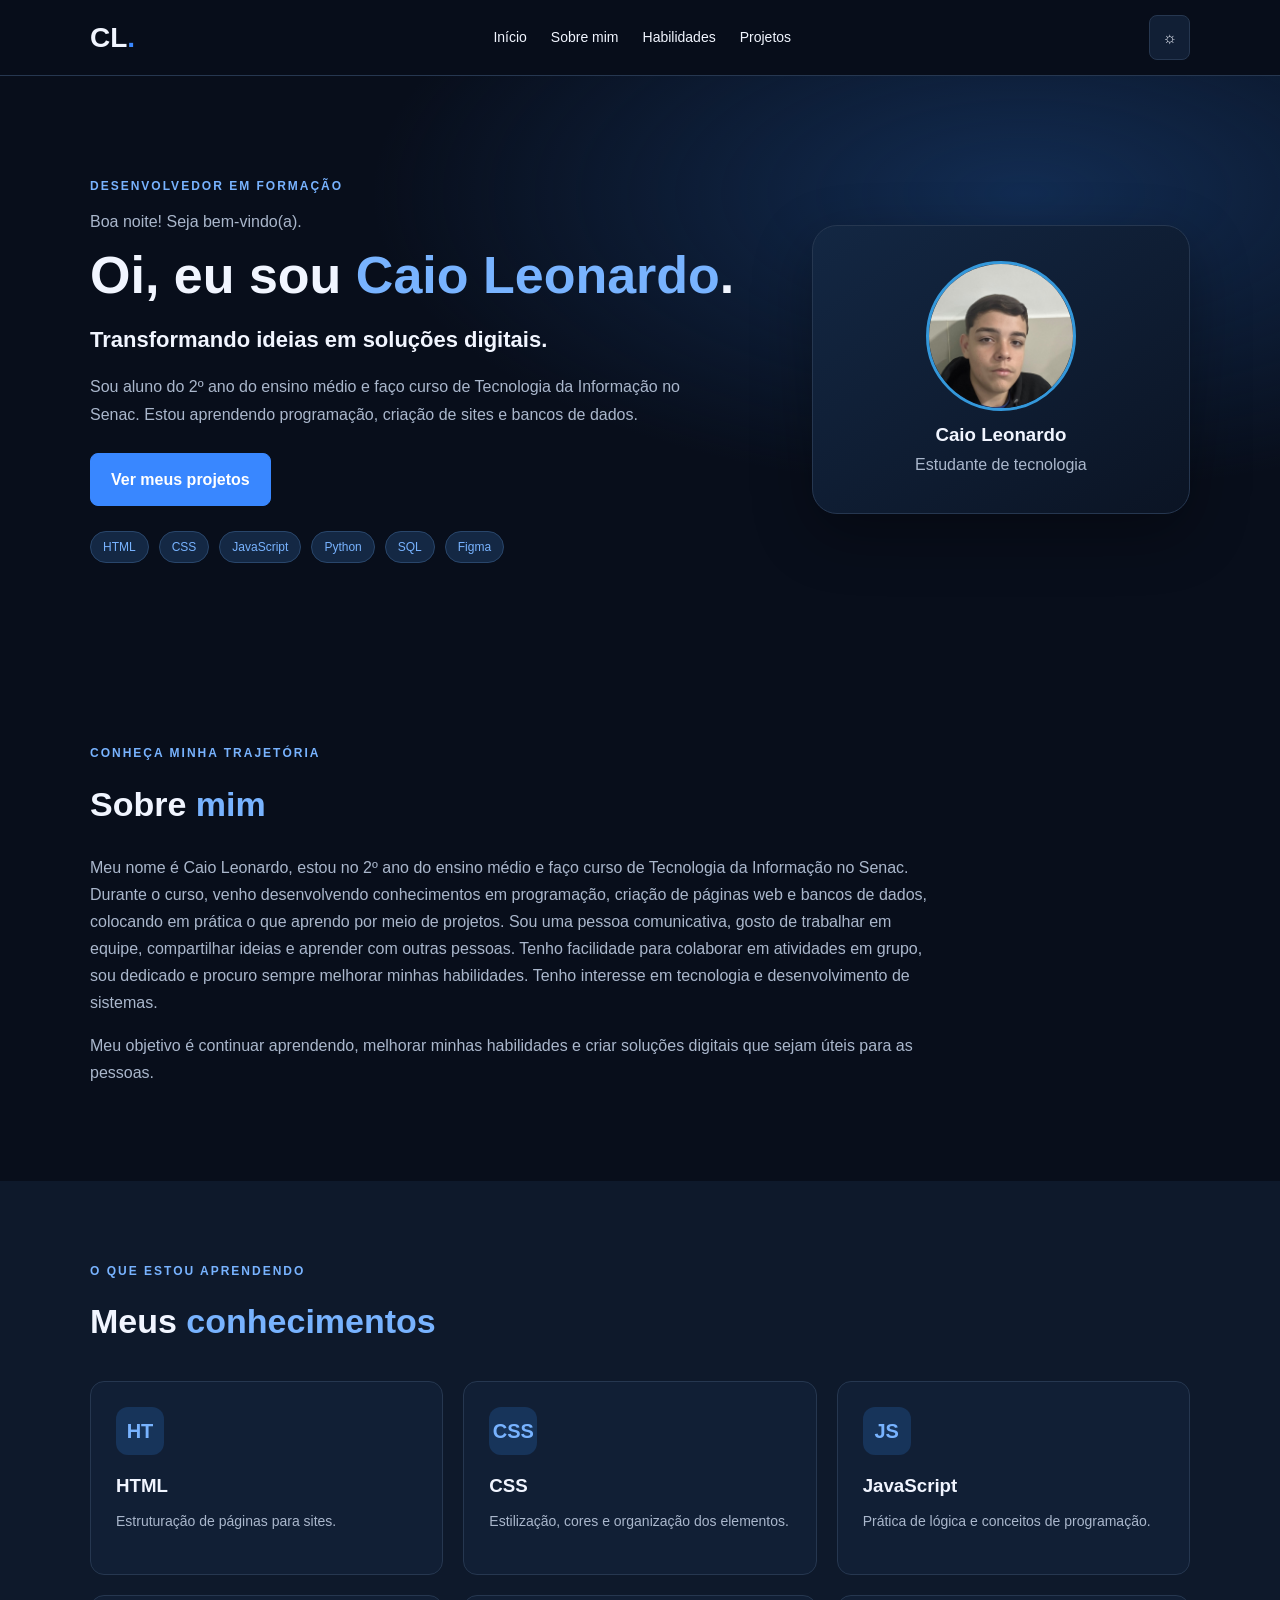
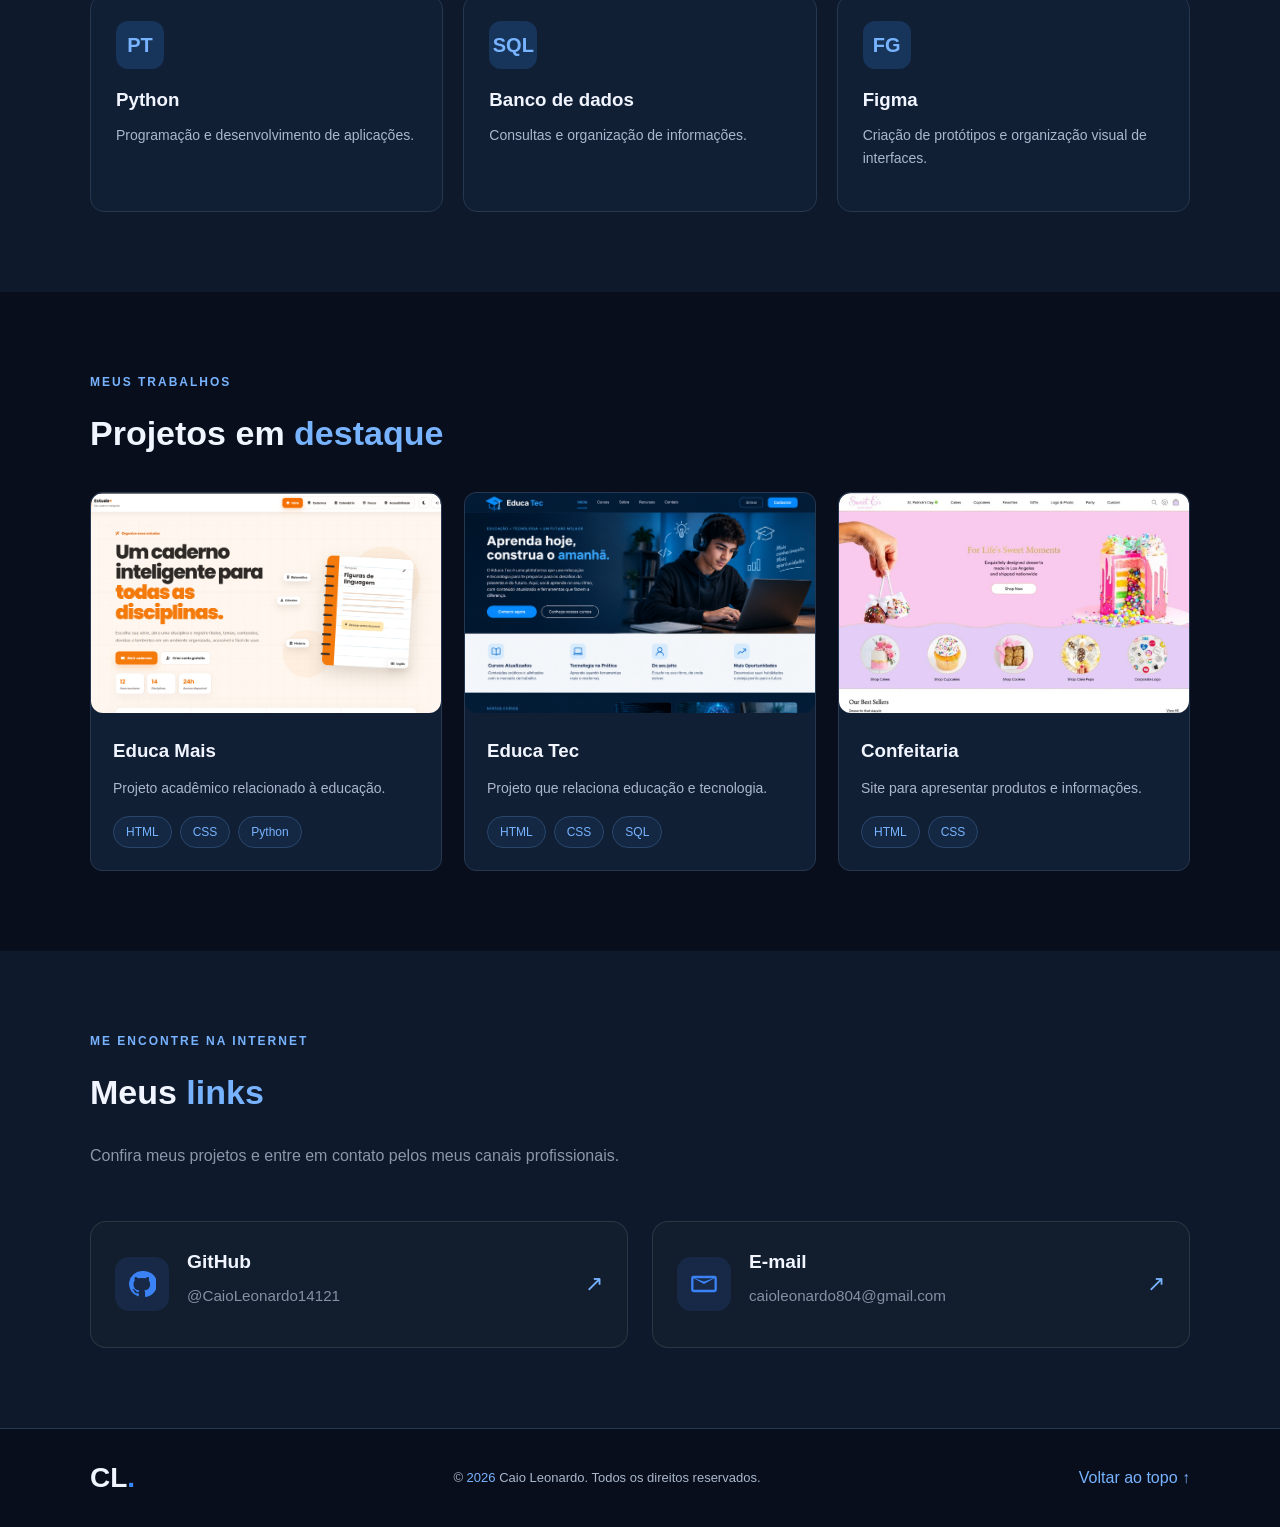
<file: index.html>
<!DOCTYPE html>
<html lang="pt-BR">
<head>
    <meta charset="UTF-8">
    <meta name="viewport" content="width=device-width, initial-scale=1.0">
    <meta name="description" content="Portfólio de Caio Leonardo, estudante de Tecnologia da Informação.">
    <title>Caio Leonardo | Portfólio</title>
    <link rel="stylesheet" href="static/style.css">
    <script src="static/script.js" defer></script>
</head>
<body>
    <header class="cabecalho">
        <div class="container navegacao">
            <a href="#inicio" class="logo">CL<span>.</span></a>

            <button id="menu-toggle" class="menu-toggle"
                aria-label="Abrir menu" aria-expanded="false">
                ☰
            </button>

            <nav id="menu">
                <a href="#inicio">Início</a>
                <a href="#sobre">Sobre mim</a>
                <a href="#habilidades">Habilidades</a>
                <a href="#projetos">Projetos</a>
            </nav>

            <button id="tema" class="botao-tema"
                aria-label="Alternar tema">☼</button>
        </div>
    </header>

    <main>
        <section id="inicio" class="inicio">
            <div class="container inicio-conteudo">
                <div>
                    <p class="destaque">DESENVOLVEDOR EM FORMAÇÃO</p>
                    <p id="saudacao">Olá! Seja bem-vindo(a).</p>

                    <h1>Oi, eu sou <span>Caio Leonardo</span>.</h1>
                    <h2>Transformando ideias em soluções digitais.</h2>

                    <p class="descricao">
                        Sou aluno do 2º ano do ensino médio e faço curso de
                        Tecnologia da Informação no Senac. Estou aprendendo
                        programação, criação de sites e bancos de dados.
                    </p>

                    <div class="botoes">
                        <a href="#projetos" class="botao">
                            Ver meus projetos
                        </a>
                    </div>

                    <div class="tecnologias">
                        <span>HTML</span>
                        <span>CSS</span>
                        <span>JavaScript</span>
                        <span>Python</span>
                        <span>SQL</span>
                        <span>Figma</span>
                    </div>
                </div>

                <div class="avatar">
                    <img src="img/foto.jpeg"
                         alt="Foto de Caio Leonardo"
                         class="avatar-foto">
                    <h3>Caio Leonardo</h3>
                    <p>Estudante de tecnologia</p>
                </div>
            </div>
        </section>

        <section id="sobre" class="secao">
            <div class="container">
                <p class="destaque">CONHEÇA MINHA TRAJETÓRIA</p>
                <h2 class="titulo-secao">Sobre <span>mim</span></h2>

                <p>
                    Meu nome é Caio Leonardo, estou no 2º ano do ensino médio
                    e faço curso de Tecnologia da Informação no Senac. Durante
                    o curso, venho desenvolvendo conhecimentos em programação,
                    criação de páginas web e bancos de dados, colocando em
                    prática o que aprendo por meio de projetos.

                    Sou uma pessoa comunicativa, gosto de trabalhar em equipe,
                    compartilhar ideias e aprender com outras pessoas. Tenho
                    facilidade para colaborar em atividades em grupo, sou
                    dedicado e procuro sempre melhorar minhas habilidades.
                    Tenho interesse em tecnologia e desenvolvimento de sistemas.
                </p>

                <p>
                    Meu objetivo é continuar aprendendo, melhorar minhas
                    habilidades e criar soluções digitais que sejam úteis
                    para as pessoas.
                </p>
            </div>
        </section>

        <section id="habilidades" class="secao fundo">
            <div class="container">
                <p class="destaque">O QUE ESTOU APRENDENDO</p>
                <h2 class="titulo-secao">
                    Meus <span>conhecimentos</span>
                </h2>

                <div class="grade-habilidades">
                    <article class="cartao">
                        <div class="icone">HT</div>
                        <h3>HTML</h3>
                        <p>Estruturação de páginas para sites.</p>
                    </article>

                    <article class="cartao">
                        <div class="icone">CSS</div>
                        <h3>CSS</h3>
                        <p>Estilização, cores e organização dos elementos.</p>
                    </article>

                    <article class="cartao">
                        <div class="icone">JS</div>
                        <h3>JavaScript</h3>
                        <p>Prática de lógica e conceitos de programação.</p>
                    </article>

                    <article class="cartao">
                        <div class="icone">PT</div>
                        <h3>Python</h3>
                        <p>Programação e desenvolvimento de aplicações.</p>
                    </article>

                    <article class="cartao">
                        <div class="icone">SQL</div>
                        <h3>Banco de dados</h3>
                        <p>Consultas e organização de informações.</p>
                    </article>

                    <article class="cartao">
                        <div class="icone">FG</div>
                        <h3>Figma</h3>
                        <p>
                            Criação de protótipos e organização visual
                            de interfaces.
                        </p>
                    </article>
                </div>
            </div>
        </section>

        
        <section id="projetos" class="secao">
            <div class="container">
                <p class="destaque">MEUS TRABALHOS</p>
                <h2 class="titulo-secao">Projetos em <span>destaque</span></h2>

                <div class="grade-projetos">

                    <!-- Projeto Educa Mais -->
                    <article class="projeto">
                        <a href="https://estudemais.pythonanywhere.com/"
                        target="_blank"
                        rel="noopener noreferrer"
                        class="projeto-link"
                        aria-label="Visitar o site Educa Mais">

                            <img
                                src="img/estude+.png"
                                alt="Imagem do site Educa Mais"
                                class="projeto-imagem"
                                loading="lazy">
                        </a>

                        <div class="projeto-conteudo">
                            <h3>Educa Mais</h3>
                            <p>Projeto acadêmico relacionado à educação.</p>
                            <div class="etiquetas">
                                <span>HTML</span>
                                <span>CSS</span>
                                <span>Python</span>
                            </div>
                        </div>
                    </article>

                    <!-- Projeto Educa Tec -->
                    <article class="projeto">
                        <a href="LINK_DO_SITE_EDUCA_TEC"
                        target="_blank"
                        rel="noopener noreferrer"
                        class="projeto-link"
                        aria-label="Visitar o site Educa Tec">

                            <img
                                src="img/educatec.png"
                                alt="Imagem do site Educa Tec"
                                class="projeto-imagem"
                                loading="lazy">
                        </a>

                        <div class="projeto-conteudo">
                            <h3>Educa Tec</h3>
                            <p>Projeto que relaciona educação e tecnologia.</p>
                            <div class="etiquetas">
                                <span>HTML</span>
                                <span>CSS</span>
                                <span>SQL</span>
                            </div>
                        </div>
                    </article>

                    <!-- Projeto Confeitaria -->
                    <article class="projeto">
                        <a href="LINK_DO_SITE_CONFEITARIA"
                        target="_blank"
                        rel="noopener noreferrer"
                        class="projeto-link"
                        aria-label="Visitar o site Confeitaria">

                            <img
                                src="img/confeitaria.png"
                                alt="Imagem do site Confeitaria"
                                class="projeto-imagem"
                                loading="lazy">
                        </a>

                        <div class="projeto-conteudo">
                            <h3>Confeitaria</h3>
                            <p>Site para apresentar produtos e informações.</p>
                            <div class="etiquetas">
                                <span>HTML</span>
                                <span>CSS</span>
                            </div>
                        </div>
                    </article>

                </div>
            </div>
        </section>

        
        <section id="contato" class="secao fundo">
            <div class="container">

                <p class="destaque">ME ENCONTRE NA INTERNET</p>

                <h2 class="titulo-secao">
                    Meus <span>links</span>
                </h2>

                <p class="descricao-contato">
                    Confira meus projetos e entre em contato pelos meus canais profissionais.
                </p>

                <div class="links-profissionais">

                    <!-- GitHub -->
                    <a
                        class="link-contato"
                        href="https://github.com/CaioLeonardo14121"
                        target="_blank"
                        rel="noopener noreferrer"
                    >
                        <div class="icone-contato">
                            <svg viewBox="0 0 24 24" aria-hidden="true">
                                <path fill="currentColor"
                                    d="M12 .9a11.1 11.1 0 0 0-3.51 21.63c.55.1.76-.24.76-.54v-2.1c-3.1.67-3.76-1.32-3.76-1.32-.5-1.28-1.24-1.62-1.24-1.62-1.02-.7.08-.69.08-.69 1.12.08 1.71 1.15 1.71 1.15 1 .1.76 2.02 3.08 1.55.1-.72.39-1.21.7-1.49-2.48-.28-5.08-1.24-5.08-5.51 0-1.22.44-2.22 1.15-3-.12-.28-.5-1.42.11-2.96 0 0 .94-.3 3.06 1.15a10.6 10.6 0 0 1 5.57 0c2.12-1.45 3.06-1.15 3.06-1.15.61 1.54.23 2.68.11 2.96.72.78 1.15 1.78 1.15 3 0 4.28-2.6 5.23-5.09 5.5.4.35.75 1.02.75 2.06v3.07c0 .3.2.65.77.54A11.1 11.1 0 0 0 12 .9Z"/>
                            </svg>
                        </div>

                        <div class="texto-contato">
                            <h3>GitHub</h3>
                            <p>@CaioLeonardo14121</p>
                        </div>

                        <span class="seta-contato">↗</span>
                    </a>

                    <!-- E-mail -->
                    <a
                        class="link-contato"
                        href="mailto:caioleonardo804@gmail.com"
                    >
                        <div class="icone-contato">
                            <svg viewBox="0 0 24 24" aria-hidden="true">
                                <path fill="currentColor"
                                    d="M3 5h18a2 2 0 0 1 2 2v10a2 2 0 0 1-2 2H3a2 2 0 0 1-2-2V7a2 2 0 0 1 2-2Zm9 7L3 7v10h18V7l-9 5Zm0-2.2L20.2 7H3.8l8.2 2.8Z"/>
                            </svg>
                        </div>

                        <div class="texto-contato">
                            <h3>E-mail</h3>
                            <p>caioleonardo804@gmail.com</p>
                        </div>

                        <span class="seta-contato">↗</span>
                    </a>

                </div>
            </div>
        </section>

    </main>

    <footer>
        <div class="container rodape">
            <a href="#inicio" class="logo">CL<span>.</span></a>

            <p>
                © <span id="ano"></span> Caio Leonardo.
                Todos os direitos reservados.
            </p>

            <a href="#inicio">Voltar ao topo ↑</a>
        </div>
    </footer>
</body>
</html>
</file>
<file: static/style.css>
/* CONFIGURAÇÕES GERAIS */
:root {
    --fundo: #080e1b;
    --fundo-secundario: #0e192b;
    --cartao: #111f35;
    --texto: #f1f5ff;
    --texto-secundario: #aab7cc;
    --azul: #3987ff;
    --azul-claro: #78b3ff;
    --borda: #263750;
}

* {
    margin: 0;
    padding: 0;
    box-sizing: border-box;
    scroll-behavior: smooth;
}

body {
    font-family: Arial, Helvetica, sans-serif;
    background: var(--fundo);
    color: var(--texto);
    line-height: 1.7;
}

a {
    color: var(--azul-claro);
    text-decoration: none;
}

a:hover {
    color: white;
}

button,
input,
textarea {
    font: inherit;
}

button {
    cursor: pointer;
}

.container {
    width: min(1100px, 90%);
    margin: 0 auto;
}

span {
    color: var(--azul-claro);
}

/* CABEÇALHO */
.cabecalho {
    background: rgba(8, 14, 27, 0.96);
    border-bottom: 1px solid var(--borda);
    position: sticky;
    top: 0;
    z-index: 100;
}

.navegacao {
    min-height: 75px;
    display: flex;
    justify-content: space-between;
    align-items: center;
    gap: 20px;
}

.logo {
    font-size: 28px;
    font-weight: bold;
    color: var(--texto);
}

.logo span {
    color: var(--azul);
}

nav {
    display: flex;
    gap: 24px;
}

nav a {
    color: var(--texto);
    font-size: 14px;
}

.menu-toggle,
.botao-tema {
    background: var(--cartao);
    border: 1px solid var(--borda);
    color: var(--texto);
    border-radius: 8px;
    padding: 8px 12px;
}

.menu-toggle {
    display: none;
}

/* INÍCIO */
.inicio {
    padding: 100px 0;
    background:
        radial-gradient(ellipse at 80% 20%, #122c52 0%, transparent 45%),
        var(--fundo);
}

.inicio-conteudo {
    display: grid;
    grid-template-columns: 1.4fr 0.8fr;
    align-items: center;
    gap: 60px;
}

.destaque {
    color: var(--azul-claro);
    font-size: 12px;
    font-weight: bold;
    letter-spacing: 2px;
    margin-bottom: 12px;
}

#saudacao {
    color: var(--texto-secundario);
    margin-bottom: 8px;
}

h1 {
    font-size: clamp(32px, 5vw, 52px);
    line-height: 1.2;
    margin-bottom: 15px;
}

h1 span,
.titulo-secao span {
    color: var(--azul-claro);
}

.inicio h2 {
    font-size: 22px;
    margin-bottom: 15px;
}

.descricao {
    max-width: 600px;
    color: var(--texto-secundario);
}

.botoes {
    display: flex;
    flex-wrap: wrap;
    gap: 12px;
    margin: 25px 0;
}

.botao {
    display: inline-block;
    padding: 12px 20px;
    border: 1px solid var(--azul);
    border-radius: 8px;
    background: var(--azul);
    color: white;
    font-weight: bold;
    transition: 0.2s;
}

.botao:hover {
    background: #246bd4;
    transform: translateY(-2px);
}

.botao-secundario {
    background: transparent;
    color: var(--texto);
    border-color: var(--borda);
}

.botao-secundario:hover {
    background: var(--cartao);
}

.tecnologias {
    display: flex;
    flex-wrap: wrap;
    gap: 10px;
}

.tecnologias span,
.etiquetas span {
    background: #142844;
    border: 1px solid #29466b;
    color: var(--azul-claro);
    border-radius: 20px;
    padding: 5px 12px;
    font-size: 12px;
}

.avatar {
    text-align: center;
    padding: 35px 20px;
    background: linear-gradient(145deg, #132743, #0b1424);
    border: 1px solid var(--borda);
    border-radius: 25px;
    box-shadow: 0 20px 60px #0005;
}

.avatar-foto {
    width: 150px;
    height: 150px;
    border-radius: 50%;
    object-fit: cover;
    border: 3px solid #3498db;
}   

.avatar-circulo {
    width: 180px;
    height: 180px;
    border-radius: 50%;
    background: linear-gradient(145deg, var(--azul), #102344);
    display: grid;
    place-items: center;
    margin: 0 auto 20px;
    font-size: 55px;
    font-weight: bold;
    color: white;
    border: 5px solid #284c7c;
}

.avatar p {
    color: var(--texto-secundario);
}

/* SEÇÕES */
.secao {
    padding: 80px 0;
}

.fundo {
    background: var(--fundo-secundario);
}

.titulo-secao {
    font-size: 34px;
    margin-bottom: 20px;
}

.secao p:not(.destaque) {
    color: var(--texto-secundario);
    margin-bottom: 15px;
    max-width: 850px;
}

/* HABILIDADES */
.grade-habilidades {
    display: grid;
    grid-template-columns: repeat(3, 1fr);
    gap: 20px;
    margin-top: 30px;
}

.cartao {
    background: var(--cartao);
    border: 1px solid var(--borda);
    padding: 25px;
    border-radius: 14px;
    transition: 0.2s;
}

.cartao:hover,
.projeto:hover {
    transform: translateY(-5px);
    border-color: var(--azul);
}

.icone {
    width: 48px;
    height: 48px;
    display: grid;
    place-items: center;
    background: #17345a;
    color: var(--azul-claro);
    border-radius: 12px;
    font-size: 20px;
    font-weight: bold;
    margin-bottom: 15px;
}

.cartao h3 {
    margin-bottom: 8px;
}

.cartao p {
    font-size: 14px;
}

/* PROJETOS */
.grade-projetos {
    display: grid;
    grid-template-columns: repeat(3, 1fr);
    gap: 22px;
    margin-top: 30px;
}

.projeto {
    overflow: hidden;
    background: var(--cartao);
    border: 1px solid var(--borda);
    border-radius: 14px;
    transition: 0.2s;
}

.projeto-imagem {
    height: 160px;
    display: block;
    place-items: center;
    font-size: 50px;
    font-weight: bold;
    color: white;
    width: 100%;
    height: 220px;
    object-fit: cover;
    object-position: top;
    transition: transform 0.3s ease;
}


.projeto-link {
    display: block;
    overflow: hidden;
    border-radius: 12px;
    cursor: pointer;
}


.projeto-link:hover .projeto-imagem {
    transform: scale(1.05);
}

.projeto-link:focus-visible {
    outline: 3px solid #4da3ff;
    outline-offset: 4px;
}

.projeto {
    overflow: hidden;
    border-radius: 12px;
}


.educa {
    background: linear-gradient(135deg, #2455a1, #122344);
}

.tecnologia {
    background: linear-gradient(135deg, #147c89, #102c4c);
}

.confeitaria {
    background: linear-gradient(135deg, #a64c82, #4c275c);
}

.projeto-conteudo {
    padding: 22px;
}

.projeto-conteudo h3 {
    margin-bottom: 10px;
}

.projeto-conteudo p {
    font-size: 14px;
}

.etiquetas {
    display: flex;
    flex-wrap: wrap;
    gap: 8px;
    margin-top: 15px;
}

.observacao {
    font-size: 12px;
    margin-top: 25px;
}

/* CONTATO */
.contato {
    display: grid;
    grid-template-columns: 1fr 1fr;
    gap: 50px;
    align-items: start;
}


/* SEÇÃO DE CONTATOS */

.descricao-contato {
    max-width: 600px;
    margin-top: 14px;
    line-height: 1.7;
    opacity: 0.8;
}

.links-profissionais {
    display: grid;
    grid-template-columns: repeat(2, minmax(0, 1fr));
    gap: 24px;
    margin-top: 32px;
}

.link-contato {
    display: flex;
    align-items: center;
    margin-top: 20px;
    overflow-wrap: anywhere;
    gap: 18px;
    min-width: 0;
    padding: 24px;
    border: 1px solid rgba(128, 128, 128, 0.25);
    border-radius: 16px;
    text-decoration: none;
    color: inherit;
    background: rgba(128, 128, 128, 0.04);
    transition: transform 0.3s ease,
                border-color 0.3s ease,
                box-shadow 0.3s ease;
}

.link-contato:hover {
    transform: translateY(-5px);
    border-color: var(--cor-destaque, #3b82f6);
    box-shadow: 0 10px 30px rgba(0, 0, 0, 0.08);
}

.icone-contato {
    display: flex;
    align-items: center;
    justify-content: center;
    flex-shrink: 0;
    width: 54px;
    height: 54px;
    border-radius: 14px;
    background: rgba(59, 130, 246, 0.12);
    color: var(--cor-destaque, #3b82f6);
}

.icone-contato svg {
    width: 28px;
    height: 28px;
}

.texto-contato {
    flex: 1;
    min-width: 0;
}

.texto-contato h3 {
    margin: 0 0 7px;
    font-size: 1.2rem;
}

.texto-contato p {
    margin: 0;
    font-size: 0.95rem;
    line-height: 1.5;
    overflow-wrap: anywhere;
    opacity: 0.75;
}

.seta-contato {
    flex-shrink: 0;
    font-size: 1.4rem;
    transition: transform 0.3s ease;
}

.link-contato:hover .seta-contato {
    transform: translate(3px, -3px);
}

/* RESPONSIVIDADE */

@media (max-width: 700px) {
    .links-profissionais {
        grid-template-columns: 1fr;
        gap: 16px;
    }

    .link-contato {
        padding: 20px;
        gap: 14px;
    }

    .icone-contato {
        width: 46px;
        height: 46px;
    }

    .icone-contato svg {
        width: 24px;
        height: 24px;
    }

    .texto-contato p {
        font-size: 0.85rem;
    }
}

/* RODAPÉ */
footer {
    border-top: 1px solid var(--borda);
    padding: 25px 0;
}

.rodape {
    display: flex;
    align-items: center;
    justify-content: space-between;
    gap: 20px;
}

.rodape p {
    color: var(--texto-secundario);
    font-size: 13px;
    text-align: center;
}

/* MODO CLARO */
body.modo-claro {
    --fundo: #f3f6fc;
    --fundo-secundario: #e7edf7;
    --cartao: #ffffff;
    --texto: #172238;
    --texto-secundario: #4e5c72;
    --azul: #1767d1;
    --azul-claro: #1556a7;
    --borda: #d0d9e8;
}

body.modo-claro .cabecalho {
    background: rgba(243, 246, 252, 0.96);
}

body.modo-claro .avatar {
    background: linear-gradient(145deg, #e5efff, #ffffff);
}

body.modo-claro .tecnologias span,
body.modo-claro .etiquetas span {
    background: #e5efff;
    border-color: #c3d9fb;
}

/* ACESSIBILIDADE */
a:focus-visible,
button:focus-visible {
    outline: 3px solid var(--azul-claro);
    outline-offset: 4px;
}

/* RESPONSIVIDADE */
@media (max-width: 850px) {
    .inicio-conteudo {
        grid-template-columns: 1fr;
        gap: 35px;
    }

    .avatar {
        max-width: 400px;
        width: 100%;
        margin: 0 auto;
    }

    .grade-habilidades,
    .grade-projetos {
        grid-template-columns: repeat(2, 1fr);
    }

    .contato {
        grid-template-columns: 1fr;
        gap: 25px;
    }

    nav {
        gap: 12px;
    }
}

@media (max-width: 600px) {
    .navegacao {
        flex-wrap: wrap;
        padding: 12px 0;
    }

    .menu-toggle {
        display: block;
        margin-left: auto;
    }

    .botao-tema {
        margin-left: 0;
    }

    nav {
        display: none;
        width: 100%;
        flex-direction: column;
        gap: 0;
        padding: 10px 0;
    }

    nav.aberto {
        display: flex;
    }

    nav a {
        padding: 10px;
    }

    .inicio {
        padding: 65px 0;
    }

    .secao {
        padding: 60px 0;
    }

    .grade-habilidades,
    .grade-projetos {
        grid-template-columns: 1fr;
    }

    .titulo-secao {
        font-size: 29px;
    }

    .rodape {
        flex-direction: column;
        text-align: center;
    }

    .botoes {
        flex-direction: column;
        align-items: stretch;
    }

    .botoes .botao {
        text-align: center;
    }
}

@media (prefers-reduced-motion: reduce) {
    *,
    *::before,
    *::after {
        scroll-behavior: auto !important;
        transition: none !important;
    }
}
</file>
